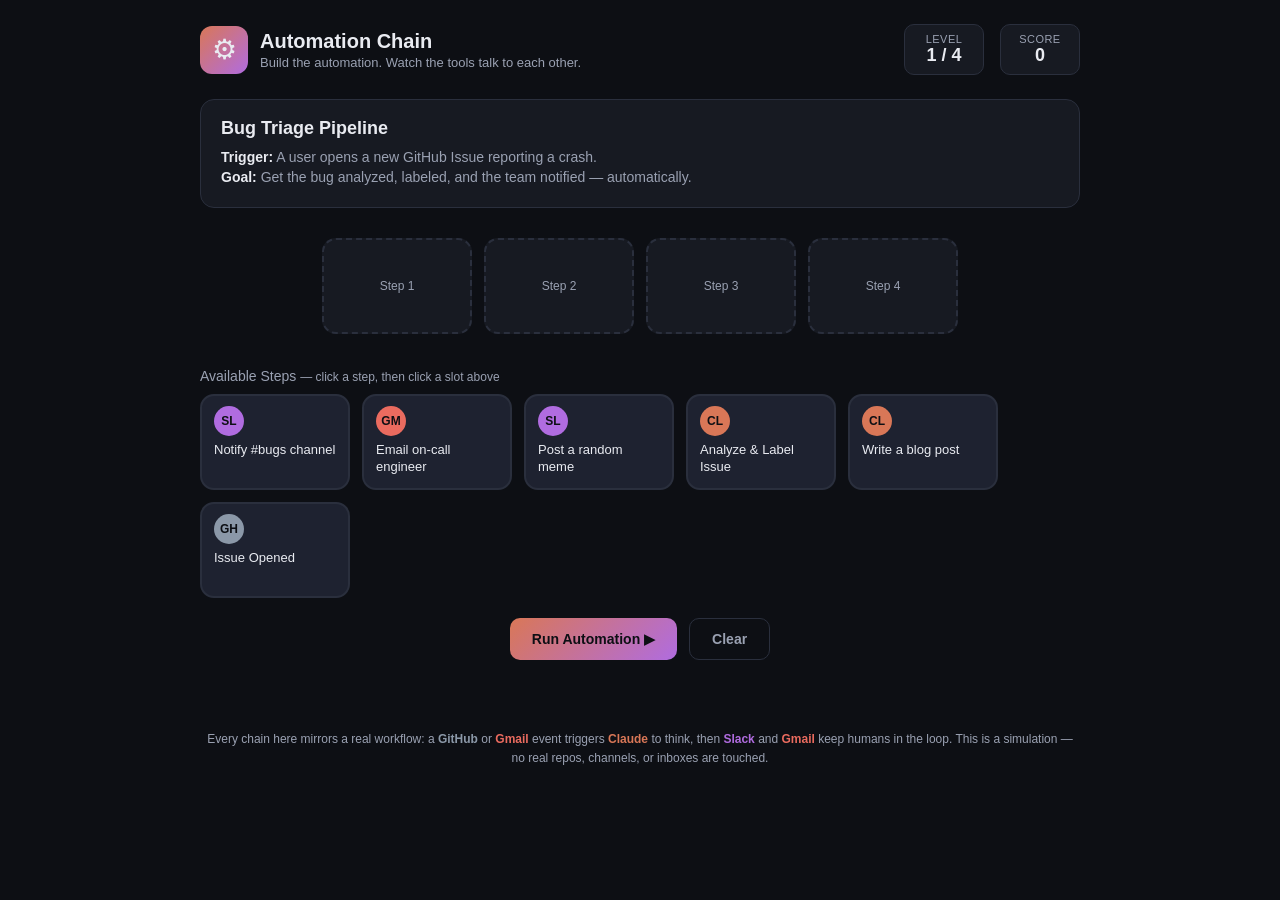
<file: index.html>
<!doctype html>
<html lang="en">
<head>
<meta charset="UTF-8" />
<meta name="viewport" content="width=device-width, initial-scale=1.0" />
<title>Automation Chain — Claude × GitHub × Slack × Gmail</title>
<link rel="stylesheet" href="style.css" />
</head>
<body>
  <div class="app">
    <header class="topbar">
      <div class="brand">
        <span class="brand-mark">⚙</span>
        <div>
          <h1>Automation Chain</h1>
          <p class="tagline">Build the automation. Watch the tools talk to each other.</p>
        </div>
      </div>
      <div class="stats">
        <div class="stat">
          <span class="stat-label">Level</span>
          <span class="stat-value" id="level-indicator">1 / 4</span>
        </div>
        <div class="stat">
          <span class="stat-label">Score</span>
          <span class="stat-value" id="score-indicator">0</span>
        </div>
      </div>
    </header>

    <main class="board">
      <section class="scenario-card">
        <h2 id="scenario-title">Loading…</h2>
        <p class="scenario-line"><strong>Trigger:</strong> <span id="scenario-trigger"></span></p>
        <p class="scenario-line"><strong>Goal:</strong> <span id="scenario-goal"></span></p>
      </section>

      <section class="pipeline-wrap">
        <svg id="pipeline-svg" class="pipeline-svg"></svg>
        <div id="slots" class="slots"></div>
      </section>

      <section class="palette-wrap">
        <h3>Available Steps <span class="hint">— click a step, then click a slot above</span></h3>
        <div id="palette" class="palette"></div>
      </section>

      <div class="actions">
        <button id="check-btn" class="btn btn-primary">Run Automation ▶</button>
        <button id="reset-btn" class="btn btn-ghost">Clear</button>
      </div>

      <div id="feedback" class="feedback" aria-live="polite"></div>
    </main>

    <div id="modal" class="modal hidden">
      <div class="modal-card">
        <h2 id="modal-title">Automation Complete!</h2>
        <p id="modal-explanation"></p>
        <button id="modal-next" class="btn btn-primary">Next Level →</button>
      </div>
    </div>

    <footer class="footer">
      <p>Every chain here mirrors a real workflow: a <b class="c-github">GitHub</b> or <b class="c-gmail">Gmail</b> event triggers
      <b class="c-claude">Claude</b> to think, then <b class="c-slack">Slack</b> and <b class="c-gmail">Gmail</b> keep humans in the loop.
      This is a simulation — no real repos, channels, or inboxes are touched.</p>
    </footer>
  </div>

  <script src="script.js"></script>
</body>
</html>
</file>
<file: style.css>
:root {
  --bg: #0d0f14;
  --panel: #171a22;
  --panel-2: #1e2230;
  --border: #2a2f3d;
  --text: #e9ebf1;
  --text-dim: #9aa1b2;
  --claude: #d97757;
  --github: #8b98a8;
  --slack: #b06ce0;
  --gmail: #ea6b5f;
  --success: #4ade80;
  --danger: #f87171;
  --radius: 14px;
}

* { box-sizing: border-box; }

html, body {
  margin: 0;
  padding: 0;
  background: var(--bg);
  color: var(--text);
  font-family: -apple-system, BlinkMacSystemFont, "Segoe UI", Roboto, Helvetica, Arial, sans-serif;
}

.app {
  max-width: 920px;
  margin: 0 auto;
  padding: 24px 20px 60px;
}

.topbar {
  display: flex;
  align-items: center;
  justify-content: space-between;
  gap: 16px;
  flex-wrap: wrap;
  margin-bottom: 24px;
}

.brand {
  display: flex;
  align-items: center;
  gap: 12px;
}

.brand-mark {
  font-size: 28px;
  width: 48px;
  height: 48px;
  display: flex;
  align-items: center;
  justify-content: center;
  background: linear-gradient(135deg, var(--claude), var(--slack));
  border-radius: 12px;
}

.brand h1 {
  margin: 0;
  font-size: 20px;
}

.tagline {
  margin: 2px 0 0;
  font-size: 13px;
  color: var(--text-dim);
}

.stats {
  display: flex;
  gap: 16px;
}

.stat {
  background: var(--panel);
  border: 1px solid var(--border);
  border-radius: 10px;
  padding: 8px 16px;
  text-align: center;
  min-width: 80px;
}

.stat-label {
  display: block;
  font-size: 11px;
  color: var(--text-dim);
  text-transform: uppercase;
  letter-spacing: 0.04em;
}

.stat-value {
  display: block;
  font-size: 18px;
  font-weight: 600;
}

.scenario-card {
  background: var(--panel);
  border: 1px solid var(--border);
  border-radius: var(--radius);
  padding: 18px 20px;
  margin-bottom: 20px;
}

.scenario-card h2 {
  margin: 0 0 10px;
  font-size: 18px;
}

.scenario-line {
  margin: 4px 0;
  font-size: 14px;
  color: var(--text-dim);
}

.scenario-line strong {
  color: var(--text);
}

.pipeline-wrap {
  position: relative;
  margin-bottom: 24px;
}

.pipeline-svg {
  position: absolute;
  top: 0;
  left: 0;
  width: 100%;
  height: 100%;
  pointer-events: none;
}

.slots {
  display: flex;
  gap: 12px;
  flex-wrap: wrap;
  justify-content: center;
  position: relative;
  z-index: 1;
  padding: 10px 0;
}

.slot {
  width: 150px;
  height: 96px;
  border: 2px dashed var(--border);
  border-radius: var(--radius);
  display: flex;
  align-items: center;
  justify-content: center;
  background: var(--panel);
  font-size: 12px;
  color: var(--text-dim);
  text-align: center;
  padding: 8px;
  transition: border-color 0.2s, transform 0.15s;
  cursor: pointer;
}

.slot.filled {
  border-style: solid;
  cursor: pointer;
}

.slot.can-place {
  border-color: var(--success);
}

.slot .step-number {
  position: absolute;
  transform: translate(-64px, -58px);
  font-size: 11px;
  color: var(--text-dim);
}

.palette-wrap h3 {
  font-size: 14px;
  margin: 0 0 10px;
  color: var(--text-dim);
  font-weight: 500;
}

.hint {
  font-weight: 400;
  font-size: 12px;
}

.palette {
  display: flex;
  gap: 12px;
  flex-wrap: wrap;
  margin-bottom: 20px;
}

.chip {
  width: 150px;
  min-height: 96px;
  border-radius: var(--radius);
  border: 2px solid var(--border);
  padding: 10px 12px;
  background: var(--panel-2);
  cursor: pointer;
  display: flex;
  flex-direction: column;
  gap: 6px;
  transition: transform 0.15s, box-shadow 0.15s, opacity 0.15s;
}

.chip:hover {
  transform: translateY(-2px);
}

.chip.selected {
  box-shadow: 0 0 0 2px var(--text);
}

.chip.placed {
  opacity: 0.35;
  pointer-events: none;
}

.chip-badge {
  display: inline-flex;
  align-items: center;
  justify-content: center;
  width: 30px;
  height: 30px;
  border-radius: 50%;
  font-size: 12px;
  font-weight: 700;
  color: #0d0f14;
}

.chip-label {
  font-size: 13px;
  line-height: 1.3;
}

.badge-claude { background: var(--claude); }
.badge-github { background: var(--github); }
.badge-slack { background: var(--slack); }
.badge-gmail { background: var(--gmail); }

.c-claude { color: var(--claude); }
.c-github { color: var(--github); }
.c-slack { color: var(--slack); }
.c-gmail { color: var(--gmail); }

.actions {
  display: flex;
  gap: 12px;
  justify-content: center;
  margin-bottom: 16px;
}

.btn {
  border: none;
  border-radius: 10px;
  padding: 12px 22px;
  font-size: 14px;
  font-weight: 600;
  cursor: pointer;
  transition: filter 0.15s, transform 0.15s;
}

.btn:hover { transform: translateY(-1px); }

.btn-primary {
  background: linear-gradient(135deg, var(--claude), var(--slack));
  color: #0d0f14;
}

.btn-ghost {
  background: transparent;
  border: 1px solid var(--border);
  color: var(--text-dim);
}

.feedback {
  text-align: center;
  min-height: 22px;
  font-size: 14px;
  font-weight: 600;
}

.feedback.ok { color: var(--success); }
.feedback.bad { color: var(--danger); }

.modal {
  position: fixed;
  inset: 0;
  background: rgba(6, 7, 10, 0.75);
  display: flex;
  align-items: center;
  justify-content: center;
  padding: 20px;
  z-index: 10;
}

.modal.hidden { display: none; }

.modal-card {
  background: var(--panel);
  border: 1px solid var(--border);
  border-radius: var(--radius);
  padding: 28px;
  max-width: 460px;
  text-align: center;
}

.modal-card h2 {
  margin-top: 0;
  color: var(--success);
}

.modal-card p {
  color: var(--text-dim);
  line-height: 1.5;
  font-size: 14px;
}

.footer {
  margin-top: 32px;
  text-align: center;
  color: var(--text-dim);
  font-size: 12px;
  line-height: 1.6;
}

.shake {
  animation: shake 0.3s;
}

@keyframes shake {
  0%, 100% { transform: translateX(0); }
  25% { transform: translateX(-6px); }
  75% { transform: translateX(6px); }
}

@media (max-width: 520px) {
  .slot, .chip { width: 130px; }
}
</file>
